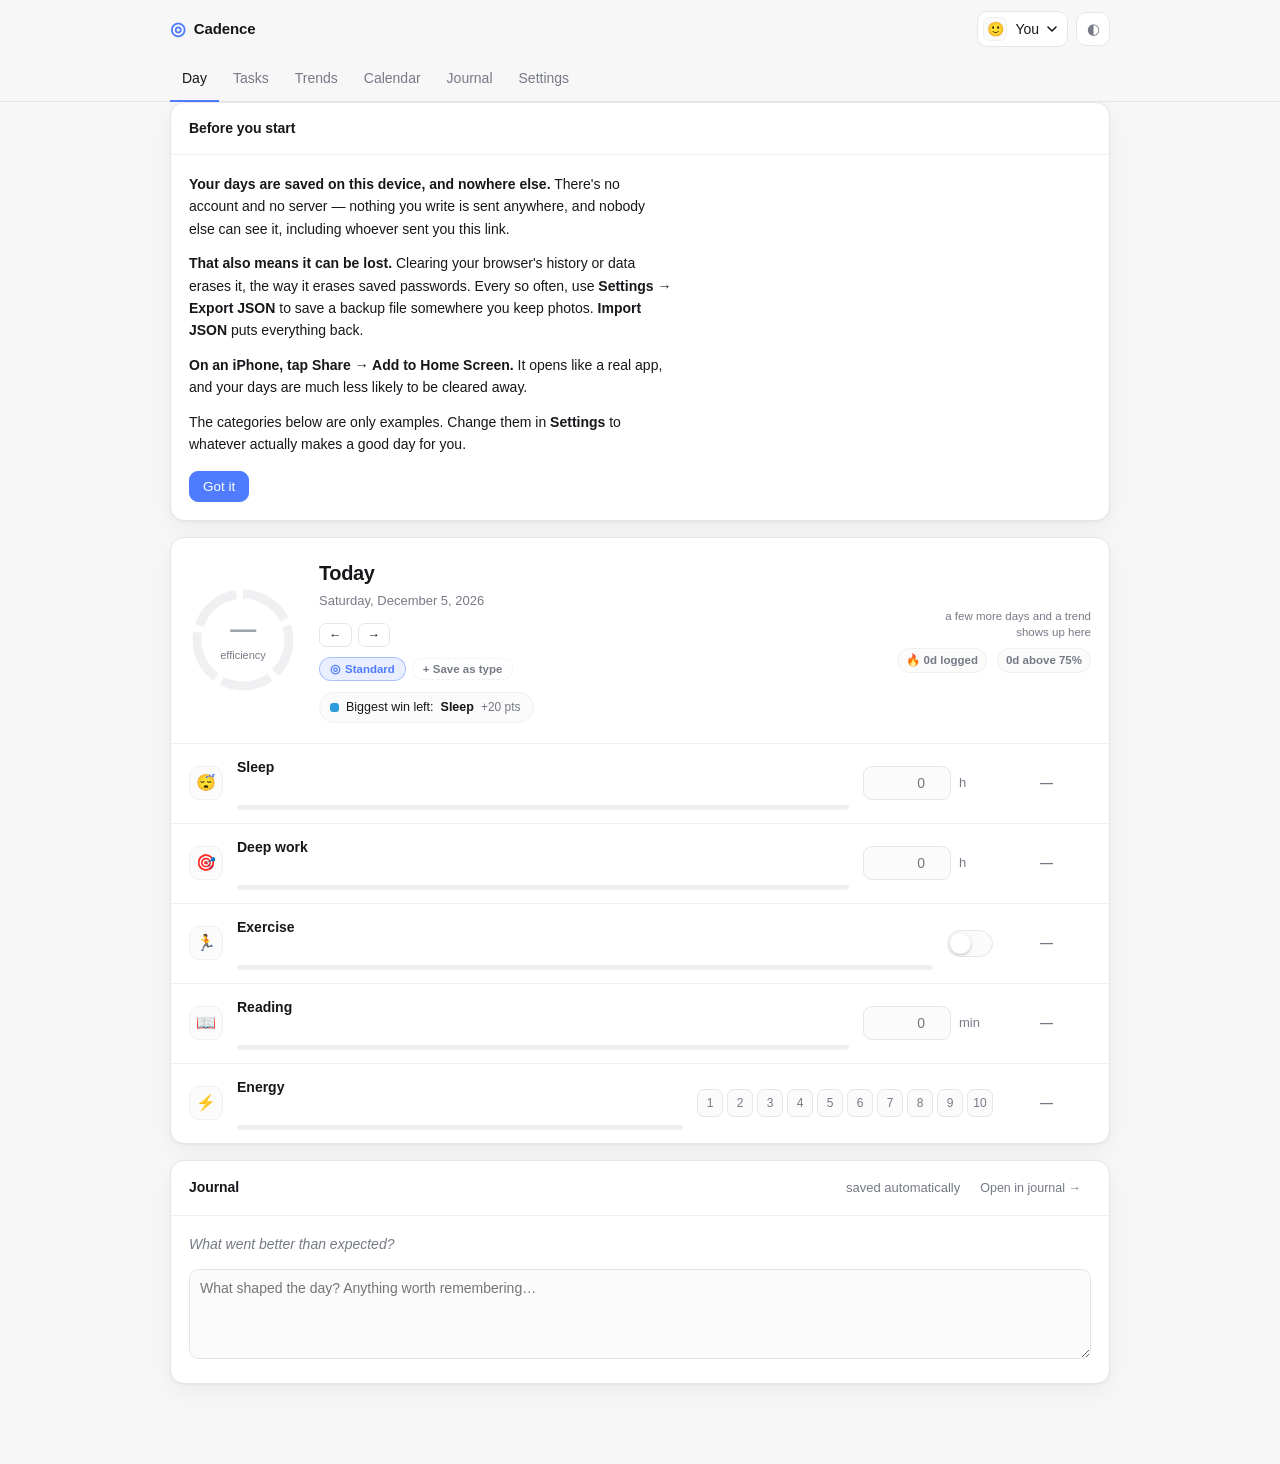
<file: index.html>
<!DOCTYPE html>
<html lang="en">
<head>
<meta charset="utf-8">
<meta name="viewport" content="width=device-width, initial-scale=1, viewport-fit=cover">
<title>Cadence — daily efficiency</title>
<link rel="stylesheet" href="styles.css">
<link rel="icon" href="data:image/svg+xml,<svg xmlns='http://www.w3.org/2000/svg' viewBox='0 0 100 100'><text y='.9em' font-size='90'>◎</text></svg>">

<!-- Add to Home Screen. On an iPhone this is worth more than it looks: the app gets its
     own icon and no browser chrome, and Safari is far less likely to sweep away the
     stored days of someone who hasn't opened it for a week. -->
<link rel="manifest" href="manifest.webmanifest">
<link rel="apple-touch-icon" href="icon-180.png">
<meta name="apple-mobile-web-app-capable" content="yes">
<meta name="mobile-web-app-capable" content="yes">
<meta name="apple-mobile-web-app-title" content="Cadence">
<meta name="apple-mobile-web-app-status-bar-style" content="default">
<meta name="theme-color" content="#f7f7f8" media="(prefers-color-scheme: light)">
<meta name="theme-color" content="#0e0f12" media="(prefers-color-scheme: dark)">
</head>
<body>

<header class="topbar">
  <div class="wrap topbar-inner">
    <div class="brand"><span class="brand-mark">◎</span> Cadence</div>
    <div class="topbar-right">
      <div class="profile-switch">
        <button id="profileBtn" class="profile-btn" aria-haspopup="true" aria-expanded="false">
          <span id="profileAvatar" class="avatar">🙂</span>
          <span id="profileName">—</span>
          <svg width="10" height="10" viewBox="0 0 10 10" aria-hidden="true"><path d="M1 3l4 4 4-4" fill="none" stroke="currentColor" stroke-width="1.6" stroke-linecap="round" stroke-linejoin="round"/></svg>
        </button>
        <div id="profileMenu" class="menu" hidden></div>
      </div>
      <button id="themeBtn" class="icon-btn" title="Toggle theme" aria-label="Toggle theme">◐</button>
    </div>
  </div>
  <nav class="wrap tabs" id="tabs">
    <button class="tab is-active" data-view="today">Day</button>
    <button class="tab" data-view="tasks">Tasks</button>
    <button class="tab" data-view="trends">Trends</button>
    <button class="tab" data-view="calendar">Calendar</button>
    <button class="tab" data-view="journal">Journal</button>
    <button class="tab" data-view="settings">Settings</button>
  </nav>
</header>

<main class="wrap" id="view"></main>

<div id="toast" class="toast" hidden></div>
<input type="file" id="importFile" accept="application/json" hidden>

<script src="app.js"></script>
</body>
</html>
</file>
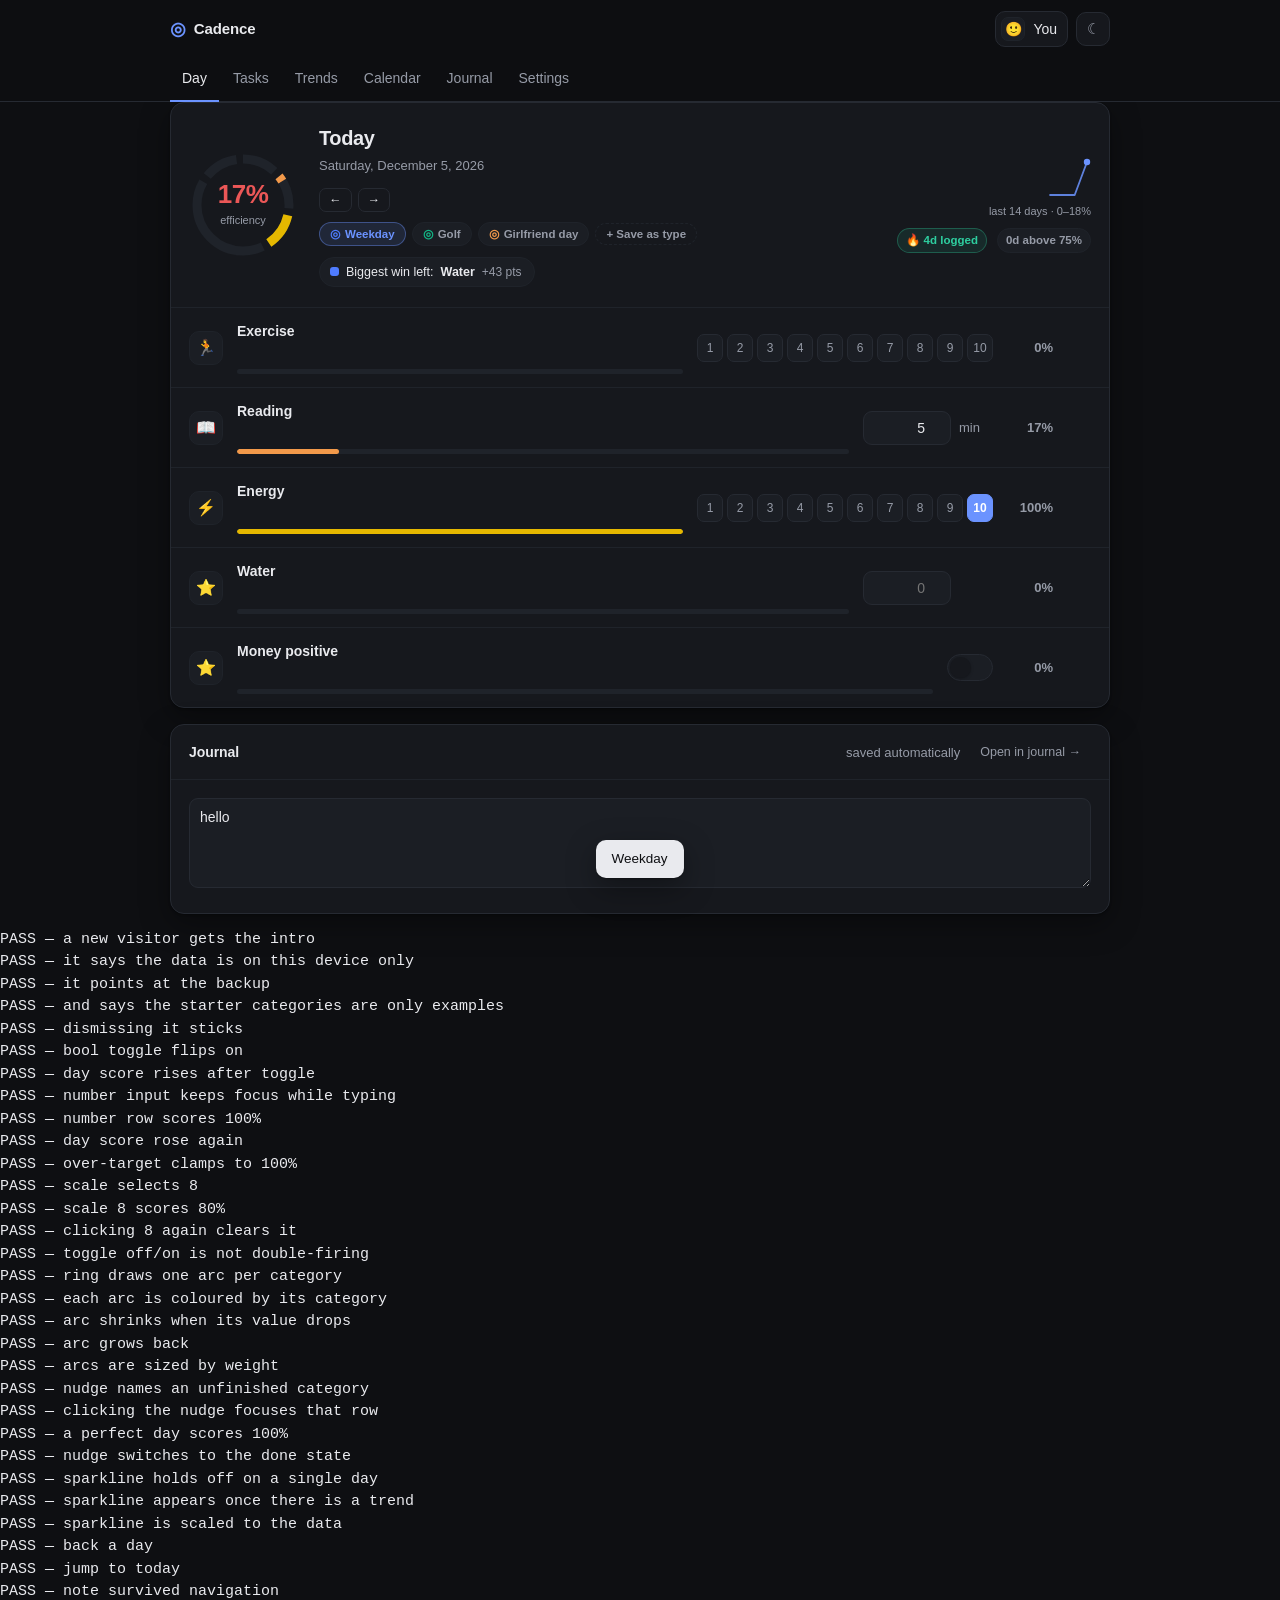
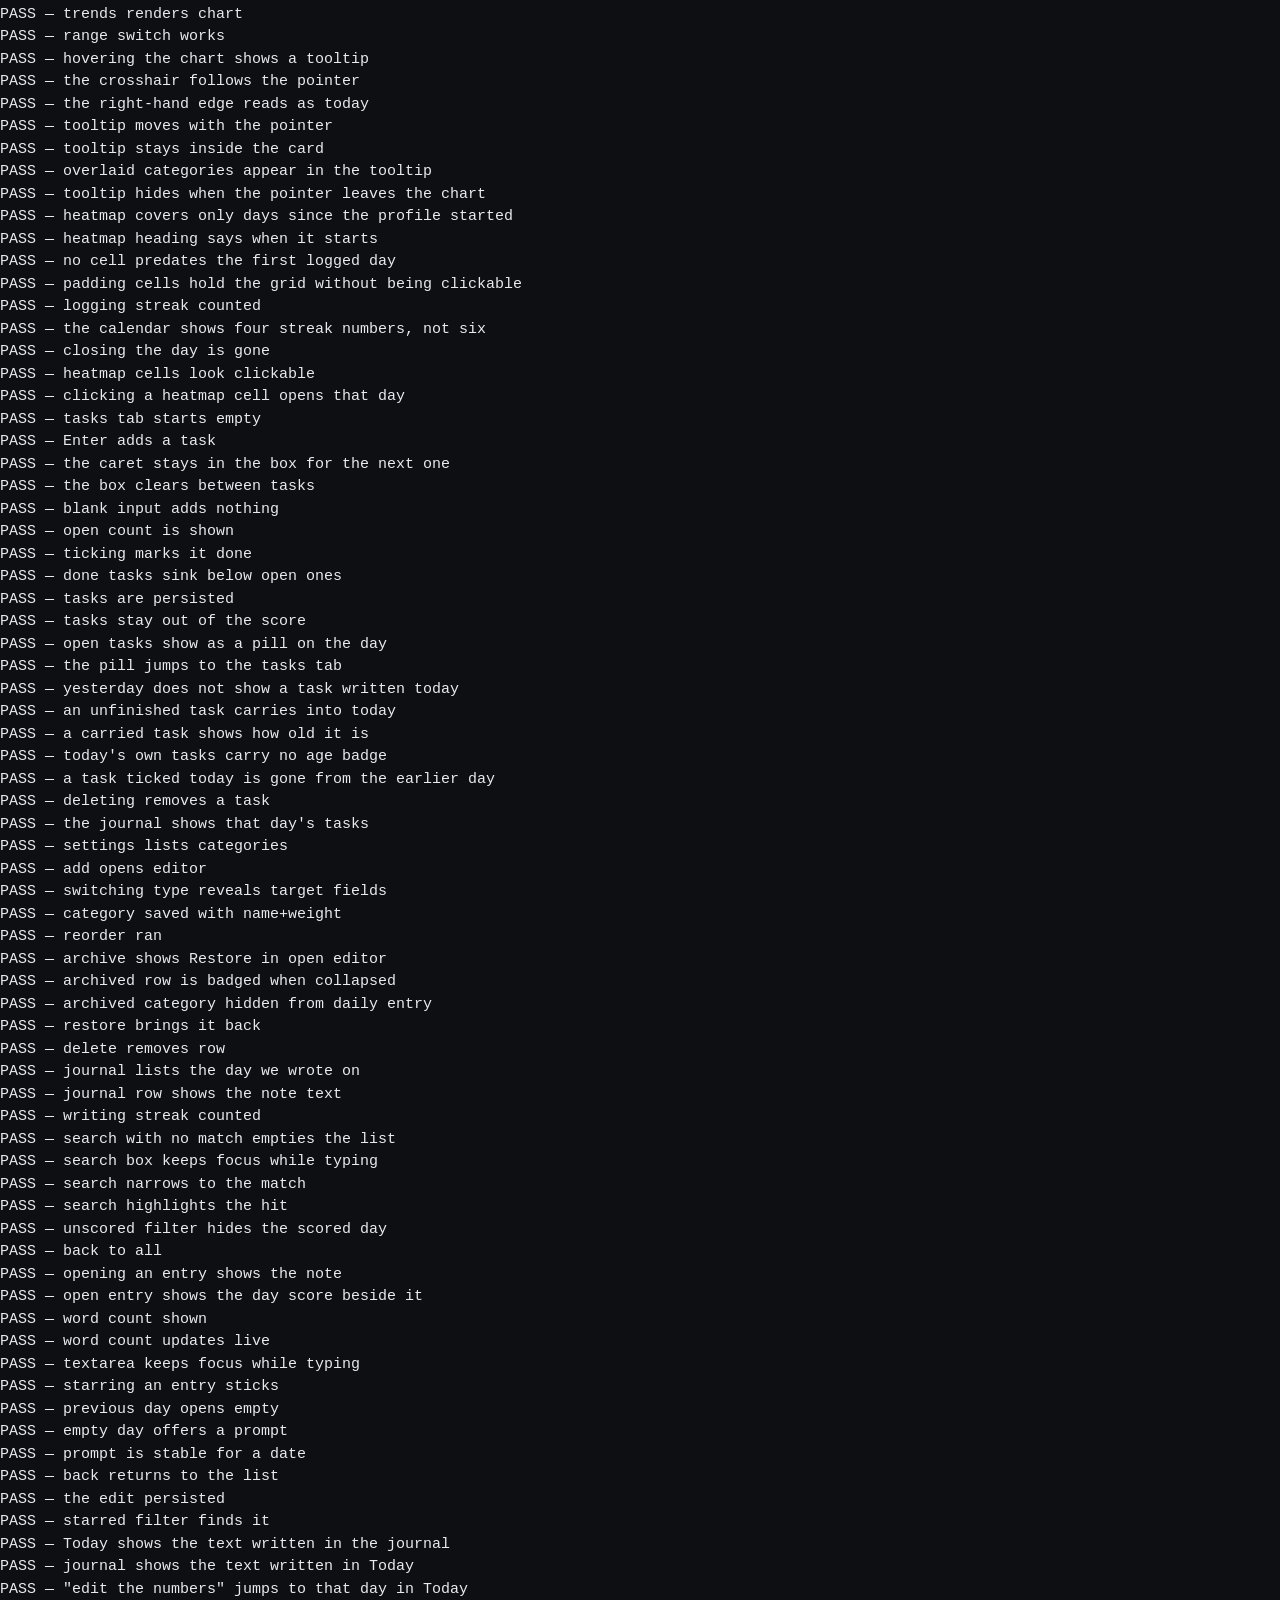
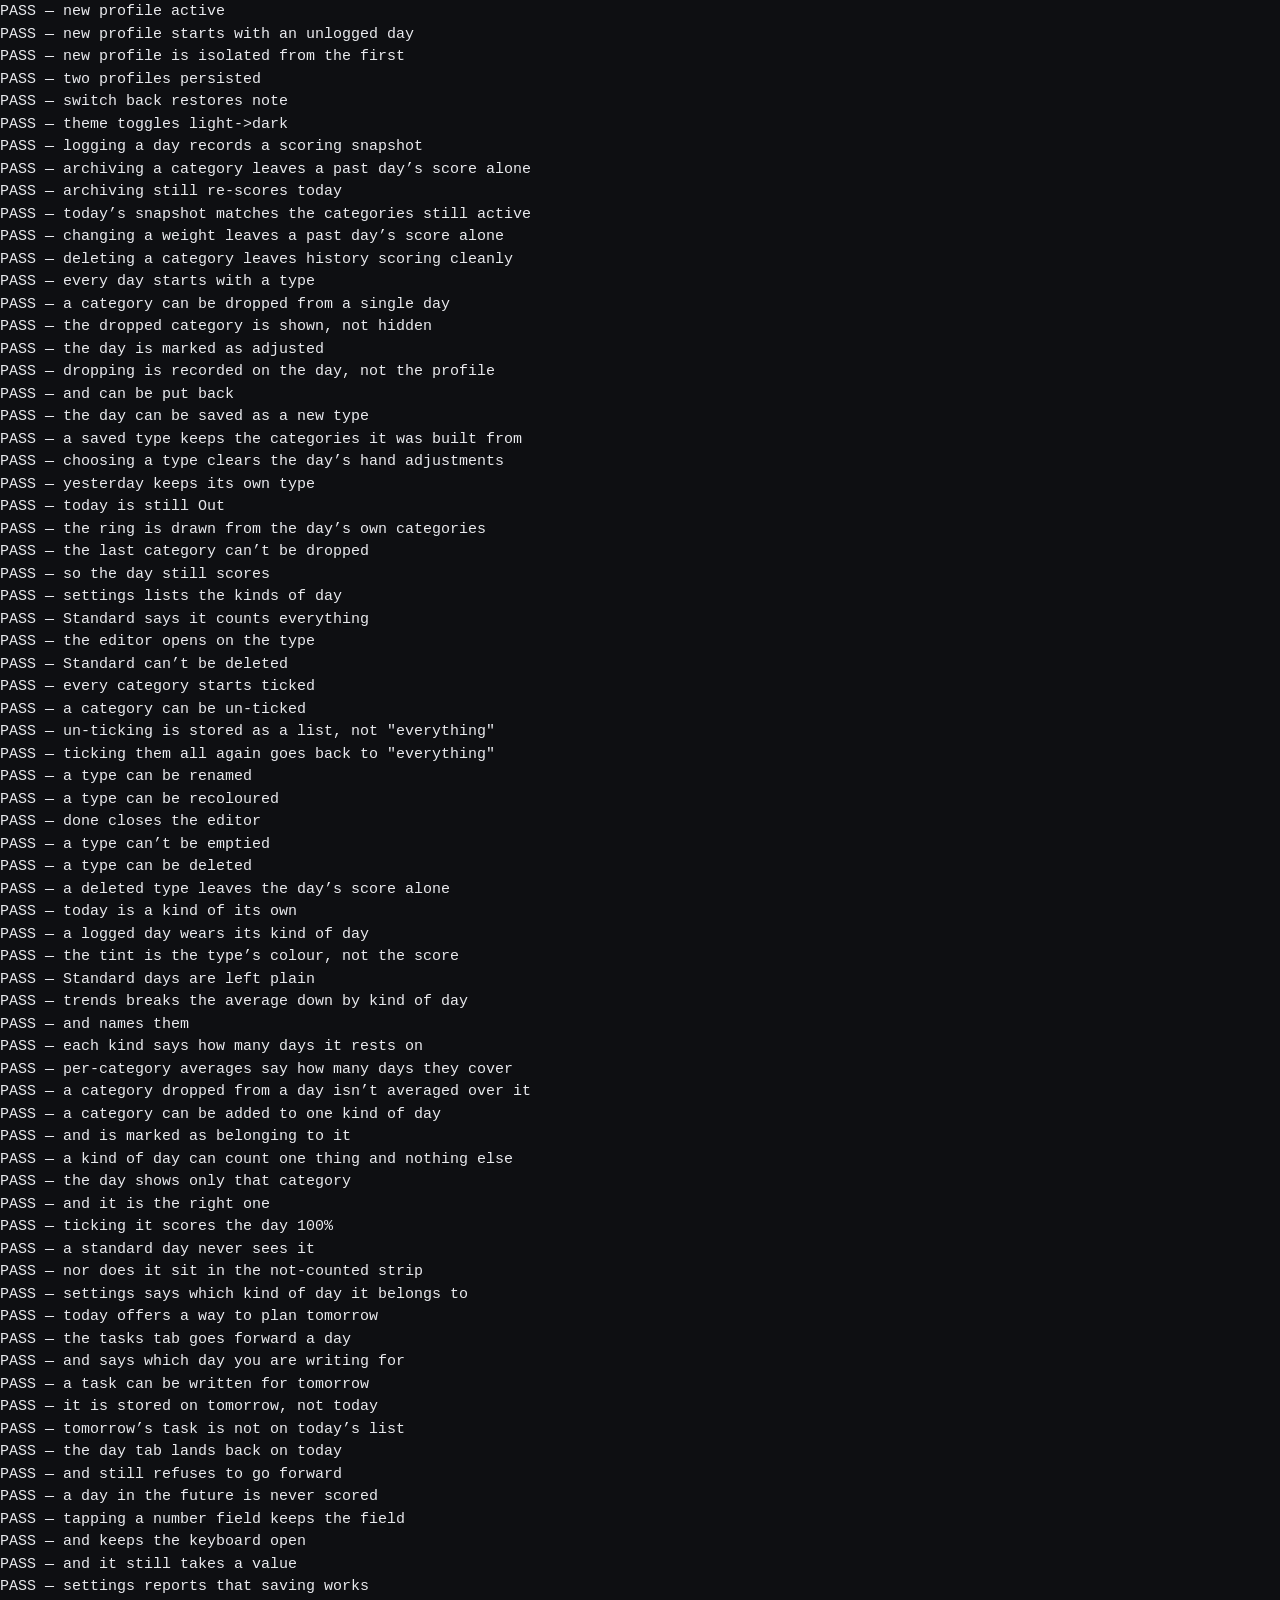
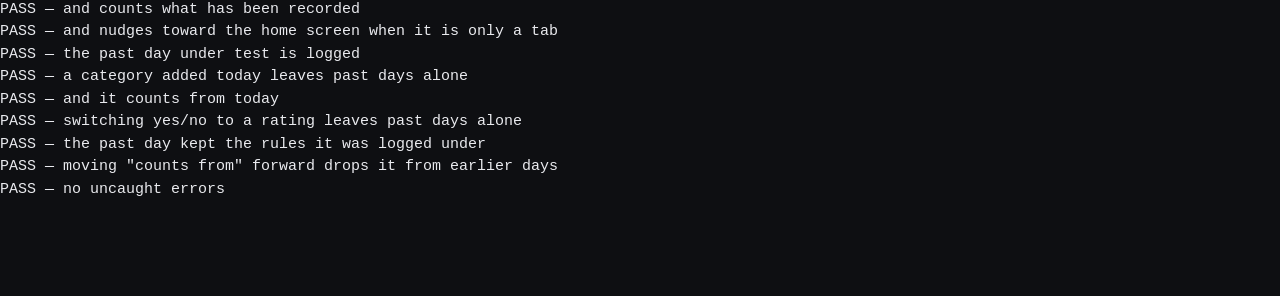
<file: smoke-test.html>
<!DOCTYPE html>
<html lang="en"><head><meta charset="utf-8"><title>smoke</title><link rel="stylesheet" href="styles.css"></head>
<body>
<header class="topbar">
  <div class="wrap topbar-inner">
    <div class="brand"><span class="brand-mark">◎</span> Cadence</div>
    <div class="topbar-right">
      <div class="profile-switch">
        <button id="profileBtn" class="profile-btn"><span id="profileAvatar" class="avatar">🙂</span><span id="profileName">—</span></button>
        <div id="profileMenu" class="menu" hidden></div>
      </div>
      <button id="themeBtn" class="icon-btn">◐</button>
    </div>
  </div>
  <nav class="wrap tabs" id="tabs">
    <button class="tab is-active" data-view="today">Day</button>
    <button class="tab" data-view="tasks">Tasks</button>
    <button class="tab" data-view="trends">Trends</button>
    <button class="tab" data-view="calendar">Calendar</button>
    <button class="tab" data-view="journal">Journal</button>
    <button class="tab" data-view="settings">Settings</button>
  </nav>
</header>
<main class="wrap" id="view"></main>
<div id="toast" class="toast" hidden></div>
<input type="file" id="importFile" hidden>
<script>
// Stash any real data before the app boots, and put it back when the run ends —
// this page writes to the same localStorage key the app uses.
window.__saved = localStorage.getItem('cadence.v1');
localStorage.removeItem('cadence.v1');
window.addEventListener('unload', restore);
function restore(){
  if (window.__saved === null) localStorage.removeItem('cadence.v1');
  else localStorage.setItem('cadence.v1', window.__saved);
}
window.__errs=[];window.onerror=(m,s,l)=>{window.__errs.push(m+' @'+l)};
window.confirm=()=>true; window.prompt=()=>'Tester';
</script>
<script src="app.js"></script>
<script>
// `var` so the failsafe block at the bottom can still read the partial results.
var out=[]; const ok=(n,c,d)=>out.push((c?'PASS':'FAIL')+' — '+n+(d&&!c?'  ['+d+']':''));
const click=el=>el.dispatchEvent(new MouseEvent('click',{bubbles:true}));
const q=s=>document.querySelector(s), qq=s=>[...document.querySelectorAll(s)];
const score=()=>q('#ringVal')?q('#ringVal').textContent:'?';
// Select tabs by name, not index — the nav gains tabs over time.
const tab=v=>click(q('.tab[data-view="'+v+'"]'));
const type=(el,v)=>{el.value=v; el.dispatchEvent(new Event('input',{bubbles:true}));};

// --- first run: someone who didn't build this has to be told where their days live
ok('a new visitor gets the intro', !!q('.intro'));
ok('it says the data is on this device only',
   q('.intro').textContent.includes('this device, and nowhere else'), q('.intro').textContent.slice(0,80));
ok('it points at the backup', q('.intro').textContent.includes('Export JSON'));
ok('and says the starter categories are only examples',
   q('.intro').textContent.includes('only examples'));
click(q('[data-introdone]'));
ok('dismissing it sticks', !q('.intro') &&
   JSON.parse(localStorage.getItem('cadence.v1')).seenIntro===true);

// --- today: bool toggle
const tog=q('.toggle'); click(tog);
ok('bool toggle flips on', q('.toggle').getAttribute('aria-pressed')==='true');
ok('day score rises after toggle', score()!=='—' && score()!=='0%', 'score='+score());
const after1=score();

// --- number input, live update, no re-render (focus kept)
const num=q('input[data-kind="num"]'); num.focus();
num.value='8'; num.dispatchEvent(new Event('input',{bubbles:true}));
ok('number input keeps focus while typing', document.activeElement===num);
ok('number row scores 100%', num.closest('.metric').querySelector('.m-score').textContent==='100%',
   num.closest('.metric').querySelector('.m-score').textContent);
ok('day score rose again', score()!==after1, 'was '+after1+' now '+score());

// --- over-target clamps at 100
num.value='99'; num.dispatchEvent(new Event('input',{bubbles:true}));
ok('over-target clamps to 100%', num.closest('.metric').querySelector('.m-score').textContent==='100%');

// --- scale
const s8=q('.scale button[data-val="8"]'); click(s8);
ok('scale selects 8', q('.scale button[data-val="8"]').classList.contains('on'));
ok('scale 8 scores 80%', q('.scale').closest('.metric').querySelector('.m-score').textContent==='80%',
   q('.scale').closest('.metric').querySelector('.m-score').textContent);
click(q('.scale button[data-val="8"]'));
ok('clicking 8 again clears it', !q('.scale button[data-val="8"]').classList.contains('on'));

// --- no duplicate listeners: toggle twice returns to off
const t2=q('.toggle'); click(t2); click(q('.toggle'));
ok('toggle off/on is not double-firing', q('.toggle').getAttribute('aria-pressed')==='true');

// --- segmented ring: one arc per category, live-updating
// NB: every render() replaces #view, so re-query after any click — a stale reference
// is detached and its events never reach the delegated listener.
const seg=id=>q('.seg-fill[data-seg="'+id+'"]').getAttribute('stroke-dasharray');
ok('ring draws one arc per category', qq('.seg-fill').length===5, 'arcs='+qq('.seg-fill').length);
ok('each arc is coloured by its category', new Set(qq('.seg-fill').map(a=>a.getAttribute('stroke'))).size===5);
const n1=q('input[data-kind="num"]'), sid=n1.dataset.set;
type(n1,'99'); const segFull=seg(sid);
type(n1,'2');  const segSmall=seg(sid);
ok('arc shrinks when its value drops', parseFloat(segSmall)<parseFloat(segFull), segFull+' -> '+segSmall);
type(n1,'99');
ok('arc grows back', seg(sid)===segFull);

// weight decides how much of the circle a category owns
tab('settings');
click(qq('[data-edit]')[1]);
const wIn=q('[data-f="weight"]'); wIn.value='3'; wIn.dispatchEvent(new Event('change',{bubbles:true}));
click(q('[data-done]')); tab('today');
ok('arcs are sized by weight', (()=>{
  const w=qq('.seg-track').map(t=>parseFloat(t.getAttribute('stroke-dasharray')));
  return Math.max(...w) > Math.min(...w)*2;
})(), qq('.seg-track').map(t=>Math.round(parseFloat(t.getAttribute('stroke-dasharray')))).join('/'));

// --- "one thing left" nudge
ok('nudge names an unfinished category', !!q('#nudge') && q('#nudge').textContent.includes('Biggest win left'), q('#nudge')&&q('#nudge').textContent);
click(q('#nudge'));
ok('clicking the nudge focuses that row', !!document.activeElement.closest('.metric'));
// finish everything -> the nudge turns into the done state
qq('input[data-kind="num"]').forEach(i=>type(i,'999'));
if(q('.toggle').getAttribute('aria-pressed')!=='true') click(q('.toggle'));
click(q('.scale button[data-val="10"]'));
ok('a perfect day scores 100%', score()==='100%', score());
ok('nudge switches to the done state', q('#nudge').classList.contains('done'), q('#nudge').textContent);

// --- sparkline needs more than one logged day
ok('sparkline holds off on a single day', !q('.spark') && !!q('.spark-empty'));
click(q('[data-day="-1"]')); click(q('.toggle'));   // log yesterday too
click(q('[data-day="today"]'));
ok('sparkline appears once there is a trend', !!q('.spark'), q('#view').innerHTML.includes('spark-empty')?'still empty':'?');
ok('sparkline is scaled to the data', /last 14 days · \d+–\d+%/.test(q('.spark-cap').textContent), q('.spark-cap')&&q('.spark-cap').textContent);

// --- notes persist through a view round-trip
q('#note').value='hello'; q('#note').dispatchEvent(new Event('input',{bubbles:true}));

// --- date nav
const before=q('.day-meta h1').textContent;
click(q('[data-day="-1"]'));
ok('back a day', q('.day-meta h1').textContent==='Yesterday', q('.day-meta h1').textContent);
click(q('[data-day="today"]'));
ok('jump to today', q('.day-meta h1').textContent==='Today');
ok('note survived navigation', q('#note').value==='hello', JSON.stringify(q('#note').value));

// --- views render
tab('trends');
ok('trends renders chart', !!q('svg.chart') && q('#view').textContent.includes('average efficiency'));
click(q('[data-range="7"]'));
ok('range switch works', q('#view').textContent.includes('last 7 days'));

// --- chart crosshair
const hover=f=>{const s=q('svg.chart'), b=s.getBoundingClientRect();
  s.dispatchEvent(new PointerEvent('pointermove',{bubbles:true,clientX:b.left+b.width*f,clientY:b.top+b.height/2}));};
hover(0.99);
ok('hovering the chart shows a tooltip', !q('#chartTip').hidden && q('#chartTip').textContent.includes('Overall'),
   q('#chartTip').hidden?'hidden':q('#chartTip').textContent);
ok('the crosshair follows the pointer', !q('#crosshair').hidden);
ok('the right-hand edge reads as today', q('#chartTip').textContent.includes('Today'), q('#chartTip').textContent);
const tipX=q('#chartTip').style.left;
hover(0.05);
ok('tooltip moves with the pointer', q('#chartTip').style.left!==tipX, tipX+' -> '+q('#chartTip').style.left);
ok('tooltip stays inside the card', parseFloat(q('#chartTip').style.left)>=q('#chartTip').offsetWidth/2-0.5,
   'left='+q('#chartTip').style.left+' width='+q('#chartTip').offsetWidth);
// overlay a category and it joins the readout
click(q('[data-toggle-series]'));
hover(0.99);
ok('overlaid categories appear in the tooltip', q('#chartTip').querySelectorAll('.tip-row').length===2,
   'rows='+q('#chartTip').querySelectorAll('.tip-row').length);
q('.stats').dispatchEvent(new PointerEvent('pointermove',{bubbles:true,clientX:5,clientY:5}));
ok('tooltip hides when the pointer leaves the chart', q('#chartTip').hidden && q('#crosshair').hidden);
click(q('[data-toggle-series]'));
tab('calendar');
// the heatmap starts when the profile did — no offering to log days that predate the app
ok('heatmap covers only days since the profile started', qq('.heat i[data-jump]').length===2,
   'loggable cells='+qq('.heat i[data-jump]').length);
ok('heatmap heading says when it starts', q('#view').textContent.includes('Since'),
   q('.card-head h2')&&q('.card-head h2').textContent);
ok('no cell predates the first logged day', (()=>{
  const first=qq('.heat i[data-jump]').map(c=>c.dataset.jump).sort()[0];
  const y=new Date(); y.setDate(y.getDate()-1);
  const yk=y.getFullYear()+'-'+String(y.getMonth()+1).padStart(2,'0')+'-'+String(y.getDate()).padStart(2,'0');
  return first===yk;
})(), qq('.heat i[data-jump]').map(c=>c.dataset.jump).join(','));
ok('padding cells hold the grid without being clickable', qq('.heat i.pre').every(c=>!c.dataset.jump));
ok('logging streak counted', q('#view').textContent.includes('1d'));
ok('the calendar shows four streak numbers, not six', qq('.stat').length===4, qq('.stat').length);
ok('closing the day is gone', !q('#view').textContent.includes('closed streak'));
ok('heatmap cells look clickable', getComputedStyle(q('.heat i[data-jump]')).cursor==='pointer', getComputedStyle(q('.heat i[data-jump]')).cursor);
click(qq('.heat i').find(c=>c.classList.contains('today')));
ok('clicking a heatmap cell opens that day', !!q('.day-head'));
tab('calendar');

// --- tasks: written on a day, carried until ticked, never scored
tab('tasks');
ok('tasks tab starts empty', !q('.task') && q('#view').textContent.includes('Nothing here yet'));
const addTask=t=>{const i=q('#taskInput'); i.value=t;
  i.dispatchEvent(new KeyboardEvent('keydown',{key:'Enter',bubbles:true}));};
addTask('Call the dentist');
addTask('Post the form');
ok('Enter adds a task', qq('.task').length===2, 'tasks='+qq('.task').length);
ok('the caret stays in the box for the next one', document.activeElement===q('#taskInput'));
ok('the box clears between tasks', q('#taskInput').value==='');
ok('blank input adds nothing', (()=>{addTask('   ');return qq('.task').length===2})());
ok('open count is shown', q('#view').textContent.includes('2 to do'));

// ticking one
click(qq('.check')[0]);
ok('ticking marks it done', qq('.task.is-done').length===1);
ok('done tasks sink below open ones', qq('.task')[1].classList.contains('is-done'), qq('.task').map(t=>t.className).join(' | '));
ok('tasks are persisted', localStorage.getItem('cadence.v1').includes('Call the dentist'));

// scoring is untouched
tab('today');
const scoreWithTasks=score();
ok('tasks stay out of the score', scoreWithTasks==='100%', scoreWithTasks);
ok('open tasks show as a pill on the day', !!q('[data-gotasks]') && q('[data-gotasks]').textContent.includes('1'),
   q('[data-gotasks]')&&q('[data-gotasks]').textContent);
click(q('[data-gotasks]'));
ok('the pill jumps to the tasks tab', !!q('#taskInput'));

// carry-over: an unfinished task follows you forward, wearing its age
click(q('[data-day="-1"]'));
ok('yesterday does not show a task written today', qq('.task').length===0, 'tasks='+qq('.task').length);
addTask('Left over from yesterday');
click(q('[data-day="today"]'));
ok('an unfinished task carries into today', q('#view').textContent.includes('Left over from yesterday'));
ok('a carried task shows how old it is', !!q('.task-age') && q('.task-age').textContent==='1d',
   q('.task-age')&&q('.task-age').textContent);
ok('today\'s own tasks carry no age badge', qq('.task').length===3 && qq('.task-age').length===1,
   'tasks='+qq('.task').length+' ages='+qq('.task-age').length);
// ticking a carried task takes it off tomorrow's list, not yesterday's record
click(qq('.check').find(c=>!c.classList.contains('on')));
click(q('[data-day="-1"]'));
ok('a task ticked today is gone from the earlier day', !q('#view').textContent.includes('Left over from yesterday'),
   'still listed on the day it was written');
click(q('[data-day="today"]'));

// deleting
const beforeDel=qq('.task').length;
click(q('[data-taskdel]'));
ok('deleting removes a task', qq('.task').length===beforeDel-1, beforeDel+' -> '+qq('.task').length);

// tasks appear alongside the journal entry for that day
tab('journal'); click(q('.jrow'));
ok('the journal shows that day\'s tasks', !!q('.jb-tasks'), 'no task list in the aside');

// --- a note or a task alone does not count as a logged day
tab('settings');
ok('settings lists categories', qq('.mrow').length===5, 'rows='+qq('.mrow').length);

// --- add / edit / weight / delete a category
click(q('[data-add]'));
ok('add opens editor', !!q('.mrow.editing'));
const nameIn=q('[data-f="name"]'); nameIn.value='Water'; nameIn.dispatchEvent(new Event('change',{bubbles:true}));
const typeSel=q('[data-f="type"]'); typeSel.value='target'; typeSel.dispatchEvent(new Event('change',{bubbles:true}));
ok('switching type reveals target fields', !!q('[data-f="target"]') && !!q('[data-f="unit"]'));
const w=q('[data-f="weight"]'); w.value='3'; w.dispatchEvent(new Event('change',{bubbles:true}));
click(q('[data-color]'));
click(q('[data-done]'));
ok('category saved with name+weight', q('#view').textContent.includes('Water') && q('#view').textContent.includes('weight ×3'));
// reorder
click(qq('[data-move]').filter(b=>b.dataset.dir==='-1' && !b.disabled)[0]);
ok('reorder ran', qq('.mrow').length===6);
// archive
click(q('[data-edit]')); click(q('[data-archive]'));
ok('archive shows Restore in open editor', q('#view').textContent.includes('Restore'));
click(q('[data-done]'));
ok('archived row is badged when collapsed', q('#view').textContent.includes('archived'));
tab('today');
ok('archived category hidden from daily entry', qq('.metric').length===5, 'rows='+qq('.metric').length);
tab('settings');
click(q('[data-edit]')); click(q('[data-archive]')); click(q('[data-done]'));   // restore
ok('restore brings it back', !q('#view').textContent.includes('archived'));
click(q('[data-edit]')); const delId=q('[data-del]').dataset.del; click(q('[data-del]'));
ok('delete removes row', qq('.mrow').length===5, 'rows='+qq('.mrow').length);

// --- journal: the list is a lens on the same note the Today view writes
tab('journal');
ok('journal lists the day we wrote on', qq('.jrow').length===1, 'rows='+qq('.jrow').length);
ok('journal row shows the note text', q('.jrow-text').textContent.includes('hello'));
ok('writing streak counted', q('#view').textContent.includes('writing streak'));

// search
type(q('#jSearch'),'zzzz');
ok('search with no match empties the list', qq('.jrow').length===0 && q('.jlist').textContent.includes('Nothing matches'));
ok('search box keeps focus while typing', (()=>{const s=q('#jSearch');s.focus();type(s,'hell');return document.activeElement===s})());
ok('search narrows to the match', qq('.jrow').length===1);
ok('search highlights the hit', !!q('.jrow-text mark'));
type(q('#jSearch'),'');

// band filter
click(q('[data-jband="unscored"]'));
ok('unscored filter hides the scored day', qq('.jrow').length===0, 'rows='+qq('.jrow').length);
click(q('[data-jband="all"]'));
ok('back to all', qq('.jrow').length===1);

// open an entry, write, come back
click(q('.jrow'));
ok('opening an entry shows the note', q('#jNote') && q('#jNote').value==='hello', q('#jNote')&&q('#jNote').value);
ok('open entry shows the day score beside it', !!q('.jaside #ringVal'));
ok('word count shown', q('#jCount').textContent==='1 word', q('#jCount').textContent);
type(q('#jNote'),'hello there world');
ok('word count updates live', q('#jCount').textContent==='3 words', q('#jCount').textContent);
ok('textarea keeps focus while typing', (()=>{const n=q('#jNote');n.focus();type(n,'hello there world');return document.activeElement===n})());
click(q('[data-jstar]'));
ok('starring an entry sticks', !!q('[data-jstar].on'));
click(q('[data-jday="-1"]'));
ok('previous day opens empty', q('#jNote').value==='');
ok('empty day offers a prompt', !!q('.jprompt'));
ok('prompt is stable for a date', (()=>{const a=q('.jprompt').textContent;click(q('[data-jday="1"]'));click(q('[data-jday="-1"]'));return q('.jprompt').textContent===a})());
click(q('[data-jback]'));
ok('back returns to the list', !!q('.jlist'));
ok('the edit persisted', q('.jrow-text').textContent.includes('hello there world'));
ok('starred filter finds it', (()=>{click(q('[data-jstarred]'));return qq('.jrow').length===1})());
click(q('[data-jstarred]'));

// the journal and Today write the same text
tab('today');
ok('Today shows the text written in the journal', q('#note').value==='hello there world', q('#note').value);
type(q('#note'),'hello');
tab('journal');
ok('journal shows the text written in Today', q('.jrow-text').textContent.includes('hello'));
click(q('.jrow')); click(q('[data-jtoday]'));
ok('"edit the numbers" jumps to that day in Today', !!q('.day-head') && q('.day-meta h1').textContent==='Today');

// --- profile switch + isolation
click(q('#profileBtn')); click(q('[data-newprofile]'));
ok('new profile active', q('#profileName').textContent==='Tester');
tab('today');
ok('new profile starts with an unlogged day', score()==='—' && !q('#note').value, 'score='+score());
ok('new profile is isolated from the first', qq('.metric').length===5);
const raw=JSON.parse(localStorage.getItem('cadence.v1'));
ok('two profiles persisted', Object.keys(raw.profiles).length===2, Object.keys(raw.profiles).length);
click(q('#profileBtn')); click(qq('[data-switch]')[0]);
ok('switch back restores note', (()=>{tab('today');return q('#note').value==='hello'})(), q('#note').value);

// --- theme cycle
click(q('#themeBtn')); const l=document.documentElement.classList.contains('dark');
click(q('#themeBtn')); const d=document.documentElement.classList.contains('dark');
ok('theme toggles light->dark', l===false && d===true, 'light='+l+' dark='+d);

// --- scoring snapshots: history is frozen, the day in progress is not
const dk=n=>{const x=new Date();x.setDate(x.getDate()+n);
  return x.getFullYear()+'-'+String(x.getMonth()+1).padStart(2,'0')+'-'+String(x.getDate()).padStart(2,'0')};
const stored=k=>{const r=JSON.parse(localStorage.getItem('cadence.v1'));
  return r.profiles[r.activeProfileId].entries[k]};
const pct=s=>parseInt(s,10);

tab('today');
if (q('[data-day="today"]')) click(q('[data-day="today"]'));
// three days back: untouched by the tests above, so its snapshot is written here
click(q('[data-day="-1"]')); click(q('[data-day="-1"]')); click(q('[data-day="-1"]'));
click(q('.toggle'));
const yKey=dk(-3), yScore=score();
// Archive anything except the yes/no category — the toggle is how these tests log a day.
const boolId=q('.toggle').dataset.set;
const otherEdit=()=>qq('[data-edit]').filter(b=>b.dataset.edit!==boolId)[0];
ok('logging a day records a scoring snapshot',
   !!stored(yKey) && Object.keys(stored(yKey).scoring||{}).length===qq('.metric').length,
   JSON.stringify(stored(yKey)&&stored(yKey).scoring));

// archive a category the day was scored against — the past must not move
tab('settings'); click(otherEdit()); click(q('[data-archive]'));
tab('today');
ok('archiving a category leaves a past day’s score alone', score()===yScore,
   'was '+yScore+', now '+score());

// the day in progress still follows the current setup
click(q('[data-day="today"]')); click(q('.toggle'));
const t1=pct(score());
tab('settings'); click(otherEdit()); click(q('[data-archive]'));
tab('today');
ok('archiving still re-scores today', pct(score())>t1, 'was '+t1+'%, now '+score());
ok('today’s snapshot matches the categories still active',
   Object.keys(stored(dk(0)).scoring).length===qq('.metric').length,
   Object.keys(stored(dk(0)).scoring).length+' snapshot vs '+qq('.metric').length+' rows');

// a weight change is likewise frozen out of history
click(q('[data-day="-1"]'));
const wBefore=score();
tab('settings'); click(otherEdit());
const wt=q('[data-f="weight"]'); wt.value='5'; wt.dispatchEvent(new Event('change',{bubbles:true}));
tab('today');
ok('changing a weight leaves a past day’s score alone', score()===wBefore,
   'was '+wBefore+', now '+score());

// deleting takes the values with it, so the day rescores — but must not break
tab('settings'); click(otherEdit()); click(q('[data-del]'));
tab('today');
ok('deleting a category leaves history scoring cleanly', score()!=='?' && !isNaN(pct(score())), score());

// --- day types: what a day was for, not one definition for all 365
tab('today');
if (q('[data-day="today"]')) click(q('[data-day="today"]'));
ok('every day starts with a type', !!q('.tchip.on'), q('.types')&&q('.types').textContent);
const rowsAll=qq('.metric').length;
const dropId=qq('.m-off')[0].dataset.dropm;
click(qq('.m-off')[0]);
ok('a category can be dropped from a single day', qq('.metric').length===rowsAll-1,
   rowsAll+' -> '+qq('.metric').length);
ok('the dropped category is shown, not hidden', !!q('[data-addm="'+dropId+'"]'));
ok('the day is marked as adjusted', q('.types').textContent.includes('adjusted'));
ok('dropping is recorded on the day, not the profile',
   (stored(dk(0)).off||[]).length===1 && !(stored(dk(-3)).off||[]).length);
const dropped=score();
click(q('[data-addm="'+dropId+'"]'));
ok('and can be put back', qq('.metric').length===rowsAll && score()!==dropped,
   score()+' vs '+dropped);

// saving the day as a type, which is the only way to make one until Settings catches up
window.prompt=()=>'Out';
click(qq('.m-off')[0]); click(q('[data-savetype]'));
ok('the day can be saved as a new type', qq('.tchip').length>2 &&
   q('.tchip.on').textContent.includes('Out'), q('.types').textContent);
const outRows=qq('.metric').length;
ok('a saved type keeps the categories it was built from', outRows===rowsAll-1,
   outRows+' vs '+rowsAll);
ok('choosing a type clears the day’s hand adjustments', !(stored(dk(0)).off||[]).length);

// the type belongs to the day, not to the app
click(q('[data-day="-1"]'));
ok('yesterday keeps its own type', !q('.tchip.on').textContent.includes('Out'),
   q('.tchip.on').textContent);
click(q('[data-day="today"]'));
ok('today is still Out', q('.tchip.on').textContent.includes('Out'));
ok('the ring is drawn from the day’s own categories', qq('.seg-fill').length===outRows,
   qq('.seg-fill').length+' arcs vs '+outRows+' rows');

// a day always scores something — the last category can't be dropped
window.prompt=()=>'Bare';
while (qq('.m-off').length>1) click(qq('.m-off')[0]);
click(qq('.m-off')[0]);
ok('the last category can’t be dropped', qq('.metric').length===1, qq('.metric').length);
ok('so the day still scores', score()!=='—', score());

// --- the types editor in Settings
tab('settings');
ok('settings lists the kinds of day', qq('.trow').length>=2, qq('.trow').length);
ok('Standard says it counts everything', q('.trow .m-sub').textContent.includes('every category'),
   q('.trow .m-sub').textContent);

click(qq('[data-tedit]')[0]);                       // Standard
ok('the editor opens on the type', !!q('[data-tf="name"]') && !!q('.ticks'));
ok('Standard can’t be deleted', !q('[data-tdel]'));
ok('every category starts ticked', qq('.ticks .tchip.on').length===qq('.ticks .tchip').length,
   qq('.ticks .tchip.on').length+'/'+qq('.ticks .tchip').length);

const allTicks=qq('.ticks .tchip').length;
click(qq('.ticks .tchip')[0]);
ok('a category can be un-ticked', qq('.ticks .tchip.on').length===allTicks-1,
   qq('.ticks .tchip.on').length+'/'+allTicks);
ok('un-ticking is stored as a list, not "everything"',
   Array.isArray(JSON.parse(localStorage.getItem('cadence.v1'))
     .profiles[JSON.parse(localStorage.getItem('cadence.v1')).activeProfileId].dayTypes[0].active));
click(qq('.ticks .tchip')[0]);
ok('ticking them all again goes back to "everything"',
   JSON.parse(localStorage.getItem('cadence.v1'))
     .profiles[JSON.parse(localStorage.getItem('cadence.v1')).activeProfileId].dayTypes[0].active===null);

// renaming, and the rename reaching the Day tab
const tName=q('[data-tf="name"]'); tName.value='Weekday';
tName.dispatchEvent(new Event('change',{bubbles:true}));
ok('a type can be renamed', (()=>{const r=JSON.parse(localStorage.getItem('cadence.v1'));
   return r.profiles[r.activeProfileId].dayTypes[0].name==='Weekday'})(), q('[data-tf="name"]').value);
click(q('[data-tcolor]'));
ok('a type can be recoloured', !!q('[data-tcolor].on'));
click(q('[data-tdone]'));
ok('done closes the editor', !q('[data-tf="name"]') && qq('.trow').length>=2);

// the last category can't be un-ticked either
click(qq('[data-tedit]')[1]);                       // the "Bare" type, down to one category
while (qq('.ticks .tchip.on').length>1) click(q('.ticks .tchip.on'));
click(q('.ticks .tchip.on'));
ok('a type can’t be emptied', qq('.ticks .tchip.on').length===1, qq('.ticks .tchip.on').length);
click(q('[data-tdone]'));

// deleting a type leaves the days it scored alone
tab('today');
const keptScore=score();
tab('settings');
const before2=qq('.trow').length;
click(qq('[data-tedit]')[1]); click(q('[data-tdel]'));
ok('a type can be deleted', qq('.trow').length===before2-1, before2+' -> '+qq('.trow').length);
tab('today');
ok('a deleted type leaves the day’s score alone', score()===keptScore, keptScore+' -> '+score());

// --- step 4: the kinds of day show up in the history
// give today a type of its own so there are two kinds in the window
tab('today');
if (q('[data-day="today"]')) click(q('[data-day="today"]'));
window.prompt=()=>'Golf';
click(qq('.m-off')[0]); click(q('[data-savetype]'));
ok('today is a kind of its own', q('.tchip.on').textContent.includes('Golf'));

tab('calendar');
ok('a logged day wears its kind of day', qq('.heat i[data-tint]').length>=1,
   'tinted='+qq('.heat i[data-tint]').length);
ok('the tint is the type’s colour, not the score', /--tint:\s*#/.test(q('.heat i[data-tint]').getAttribute('style')),
   q('.heat i[data-tint]').getAttribute('style'));
ok('Standard days are left plain', qq('.heat i[data-jump]').length>qq('.heat i[data-tint]').length,
   qq('.heat i[data-jump]').length+' cells, '+qq('.heat i[data-tint]').length+' tinted');

tab('trends');
ok('trends breaks the average down by kind of day', q('#view').textContent.includes('By kind of day'));
ok('and names them', q('#view').textContent.includes('Golf'), q('#view').textContent.slice(0,120));
ok('each kind says how many days it rests on', /\d+ days?/.test(q('#view').textContent));

// a category isn't averaged over days it wasn't counted on
const catCard=qq('.card').find(c=>c.querySelector('h2') && c.querySelector('h2').textContent==='By category');
const covers=[...catCard.querySelectorAll('.card-body .sub')].map(s=>parseInt(s.textContent,10));
ok('per-category averages say how many days they cover', covers.length>1 && covers.every(n=>!isNaN(n)),
   covers.join('/'));
ok('a category dropped from a day isn’t averaged over it',
   Math.min(...covers) < Math.max(...covers), covers.join('/'));

// --- a kind of day with its own category: none of the usual things apply
tab('settings');
window.prompt=()=>'Girlfriend day';
tab('today');
if (q('[data-day="today"]')) click(q('[data-day="today"]'));
click(q('[data-savetype]'));                       // start from whatever today is
tab('settings');
const gfRow=qq('.trow').length-1;
click(qq('[data-tedit]')[gfRow]);
window.prompt=()=>'Have a good day';
click(q('[data-taddcat]'));
ok('a category can be added to one kind of day',
   q('#view').textContent.includes('Have a good day'));
ok('and is marked as belonging to it', q('.ticks').textContent.includes('only here'));

// leave only that one ticked
while (qq('.ticks .tchip.on').length>1) {
  const off=qq('.ticks .tchip.on').find(c=>!c.textContent.includes('Have a good day'));
  if (!off) break;
  click(off);
}
ok('a kind of day can count one thing and nothing else', qq('.ticks .tchip.on').length===1,
   qq('.ticks .tchip.on').map(c=>c.textContent.trim()).join('|'));
click(q('[data-tdone]'));

tab('today');
ok('the day shows only that category', qq('.metric').length===1, qq('.metric').length);
ok('and it is the right one', q('.metric .m-name').textContent.includes('Have a good day'),
   q('.metric .m-name').textContent);
click(q('.toggle'));
ok('ticking it scores the day 100%', score()==='100%', score());

// and it exists nowhere else
click(q('[data-settype="standard"]'));
ok('a standard day never sees it', !q('#view').textContent.includes('Have a good day'),
   qq('.metric').length+' rows');
ok('nor does it sit in the not-counted strip',
   !q('.offstrip') || !q('.offstrip').textContent.includes('Have a good day'));

tab('settings');
ok('settings says which kind of day it belongs to',
   q('#view').textContent.includes('only on Girlfriend day'));

// --- planning tomorrow tonight
tab('tasks');
if (q('[data-day="today"]')) click(q('[data-day="today"]'));
ok('today offers a way to plan tomorrow', !!q('[data-day="+1"]:not([disabled])'));
click(q('.day-nav [data-day="+1"]'));
ok('the tasks tab goes forward a day', q('.day-meta h1').textContent==='Tomorrow',
   q('.day-meta h1').textContent);
ok('and says which day you are writing for',
   q('#taskInput').placeholder.includes('tomorrow'), q('#taskInput').placeholder);
type(q('#taskInput'),'call the plumber'); click(q('[data-taskadd]'));
ok('a task can be written for tomorrow', q('#view').textContent.includes('call the plumber'));
ok('it is stored on tomorrow, not today', (()=>{
  const r=JSON.parse(localStorage.getItem('cadence.v1')), p=r.profiles[r.activeProfileId];
  const t=dk(1), td=dk(0);
  return (p.entries[t].tasks||[]).some(x=>x.text==='call the plumber')
      && !((p.entries[td]||{}).tasks||[]).some(x=>x.text==='call the plumber');
})());
click(q('[data-day="today"]'));
ok('tomorrow’s task is not on today’s list', !q('#view').textContent.includes('call the plumber'));

// planning ahead never lets you score a day that hasn't happened
click(q('.day-nav [data-day="+1"]'));
tab('today');
ok('the day tab lands back on today', q('.day-meta h1').textContent==='Today',
   q('.day-meta h1').textContent);
ok('and still refuses to go forward', !!q('[data-day="+1"][disabled]'));
ok('a day in the future is never scored', (()=>{
  const r=JSON.parse(localStorage.getItem('cadence.v1')), p=r.profiles[r.activeProfileId];
  const e=p.entries[dk(1)];
  return !!e && !Object.keys(e.values||{}).length;
})());

// --- tapping a number field must not rebuild the view under the caret
tab('today');
if (q('[data-day="today"]')) click(q('[data-day="today"]'));
const nf=q('input[data-kind="num"]');
if (nf) {
  nf.focus(); click(nf);
  const still=q('input[data-kind="num"]');
  ok('tapping a number field keeps the field', still===nf);
  ok('and keeps the keyboard open', document.activeElement===still);
  type(still,'5');
  ok('and it still takes a value', document.activeElement===still && still.value==='5');
} else ok('number field present to tap', false, 'no numeric category on this day');

// --- the app can say whether saving actually works
tab('settings');
ok('settings reports that saving works', q('#view').textContent.includes('Saving works'),
   q('.storage-check')?q('.storage-check').textContent.slice(0,60):'no storage panel');
ok('and counts what has been recorded', /\d+ days? recorded/.test(q('#view').textContent));
ok('and nudges toward the home screen when it is only a tab',
   q('#view').textContent.includes('Add to Home'));

// --- editing a category must not reach into days already logged
tab('today');
if (q('[data-day="today"]')) click(q('[data-day="today"]'));
click(q('[data-day="-1"]')); click(q('[data-day="-1"]'));   // a settled past day
if (score()==='—') click(q('.toggle'));                    // make sure it is actually logged
const pastKey=dk(-2), pastBefore=score();
ok('the past day under test is logged', pastBefore!=='—', pastBefore);

// (a) a category added today doesn't apply backwards
tab('settings'); click(q('[data-add]'));
const newName=q('[data-f="name"]'); newName.value='Money positive';
newName.dispatchEvent(new Event('change',{bubbles:true}));
click(q('[data-done]'));
tab('today');
ok('a category added today leaves past days alone', score()===pastBefore,
   pastBefore+' -> '+score());
ok('and it counts from today', (()=>{
  const r=JSON.parse(localStorage.getItem('cadence.v1')), p=r.profiles[r.activeProfileId];
  const m=p.metrics.find(x=>x.name==='Money positive');
  return m && m.createdAt===dk(0);
})());

// (b) changing a yes/no category to a 1-10 rating must not re-score what is behind it
const boolRow=qq('.metric').find(r=>r.querySelector('.toggle'));
const pastBoolId=boolRow.querySelector('.toggle').dataset.set;
tab('settings');
click(q('[data-edit="'+pastBoolId+'"]'));
const sel=q('[data-f="type"]'); sel.value='scale'; sel.dispatchEvent(new Event('change',{bubbles:true}));
click(q('[data-done]'));
tab('today');
ok('switching yes/no to a rating leaves past days alone', score()===pastBefore,
   pastBefore+' -> '+score());
ok('the past day kept the rules it was logged under', (()=>{
  const r=JSON.parse(localStorage.getItem('cadence.v1')), p=r.profiles[r.activeProfileId];
  return (p.entries[pastKey].scoring[pastBoolId]||{}).type==='bool';
})(), JSON.stringify((JSON.parse(localStorage.getItem('cadence.v1'))
  .profiles[JSON.parse(localStorage.getItem('cadence.v1')).activeProfileId]
  .entries[pastKey].scoring||{})[pastBoolId]));

// (c) and "counts from" can pull a category back out of the past
tab('settings'); click(q('[data-edit="'+pastBoolId+'"]'));
const cf=q('[data-f="createdAt"]'); cf.value=dk(0);
cf.dispatchEvent(new Event('change',{bubbles:true}));
click(q('[data-done]'));
tab('today');
ok('moving "counts from" forward drops it from earlier days', score()!==pastBefore,
   'still '+score());
click(q('[data-day="today"]'));

ok('no uncaught errors', window.__errs.length===0, window.__errs.join(' | '));
restore();   // hand the browser back its real data
document.title = out.filter(l=>l.startsWith('FAIL')).length ? 'FAILURES' : 'ALL PASS';
const pre=document.createElement('pre'); pre.id='results'; pre.textContent=out.join('\n');
document.body.appendChild(pre);
</script>
<script>
// Failsafe: if the block above threw, it never printed anything and the run looks like
// silence rather than failure. Say so out loud, and show how far it got.
if (!document.getElementById('results')) {
  const pre=document.createElement('pre'); pre.id='results';
  const done = window.out || [];
  pre.textContent = (done.join('\n')+'\n') +
    'SUITE ABORTED after the above — '+(window.__errs.join(' | ')||'no error captured');
  document.body.appendChild(pre);
  document.title='FAILURES';
  restore();
}
</script>
</body></html>
</file>
<file: styles.css>
/* ---------- theme ---------- */
:root {
  --bg: #f7f7f8;
  --panel: #ffffff;
  --panel-2: #fbfbfc;
  --line: #e6e6ea;
  --line-soft: #f0f0f3;
  --text: #16171a;
  --muted: #767a85;
  --faint: #9ea3ad;
  --accent: #4f7cff;
  --good: #12b886;
  --warn: #f2994a;
  --bad: #eb5757;
  --shadow: 0 1px 2px rgba(16,17,26,.04), 0 8px 24px rgba(16,17,26,.05);
  --radius: 14px;
  --radius-sm: 9px;
}
/* Dark values are applied via a .dark class on <html>, set by JS from the
   stored preference (auto / light / dark). */
html.dark {
  --bg: #0e0f12;
  --panel: #16181d;
  --panel-2: #1b1e24;
  --line: #262a32;
  --line-soft: #1f232a;
  --text: #e9eaee;
  --muted: #969ba7;
  --faint: #6c7280;
  --accent: #6b93ff;
  --good: #2ecfa0;
  --shadow: 0 1px 2px rgba(0,0,0,.3), 0 10px 30px rgba(0,0,0,.35);
  color-scheme: dark;
}

* { box-sizing: border-box; }
html, body { margin: 0; padding: 0; }
body {
  background: var(--bg);
  color: var(--text);
  font: 15px/1.5 -apple-system, BlinkMacSystemFont, "Segoe UI", Inter, Roboto, Helvetica, Arial, sans-serif;
  -webkit-font-smoothing: antialiased;
  padding-bottom: calc(80px + env(safe-area-inset-bottom));
}
.wrap {
  max-width: 980px; margin: 0 auto;
  padding: 0 max(20px, env(safe-area-inset-left)) 0 max(20px, env(safe-area-inset-right));
}

/* ---------- topbar ---------- */
.topbar {
  position: sticky; top: 0; z-index: 40;
  /* Added to the Home Screen there is no browser chrome, so the app owns the notch. */
  padding-top: env(safe-area-inset-top);
  background: color-mix(in srgb, var(--bg) 88%, transparent);
  backdrop-filter: saturate(180%) blur(12px);
  border-bottom: 1px solid var(--line);
}
.topbar-inner { display: flex; align-items: center; justify-content: space-between; height: 58px; }
.brand { font-weight: 650; letter-spacing: -.01em; display: flex; align-items: center; gap: 8px; }
.brand-mark { color: var(--accent); font-size: 18px; }
.topbar-right { display: flex; align-items: center; gap: 8px; }

.icon-btn {
  border: 1px solid var(--line); background: var(--panel); color: var(--muted);
  width: 34px; height: 34px; border-radius: 10px; cursor: pointer; font-size: 15px;
  display: grid; place-items: center; transition: .15s;
}
.icon-btn:hover { color: var(--text); border-color: var(--faint); }

.profile-switch { position: relative; }
.profile-btn {
  display: flex; align-items: center; gap: 8px;
  border: 1px solid var(--line); background: var(--panel); color: var(--text);
  padding: 5px 10px 5px 5px; border-radius: 10px; cursor: pointer; font-size: 14px; font-weight: 500;
}
.profile-btn:hover { border-color: var(--faint); }
.avatar {
  width: 24px; height: 24px; border-radius: 7px; background: var(--panel-2);
  display: grid; place-items: center; font-size: 14px; border: 1px solid var(--line-soft);
}
.menu {
  position: absolute; right: 0; top: calc(100% + 6px); min-width: 220px;
  background: var(--panel); border: 1px solid var(--line); border-radius: 12px;
  box-shadow: var(--shadow); padding: 6px; z-index: 50;
}
.menu-item {
  display: flex; align-items: center; gap: 9px; width: 100%; text-align: left;
  background: none; border: 0; color: var(--text); padding: 8px 9px; border-radius: 8px;
  cursor: pointer; font-size: 14px; font-family: inherit;
}
.menu-item:hover { background: var(--panel-2); }
.menu-item.is-active { color: var(--accent); font-weight: 600; }
.menu-sep { height: 1px; background: var(--line-soft); margin: 6px 4px; }

.tabs { display: flex; gap: 2px; }
.tab {
  background: none; border: 0; border-bottom: 2px solid transparent;
  color: var(--muted); font: inherit; font-size: 14px; font-weight: 500;
  padding: 10px 12px 11px; cursor: pointer; margin-bottom: -1px;
}
.tab:hover { color: var(--text); }
.tab.is-active { color: var(--text); border-bottom-color: var(--accent); }

/* ---------- layout ---------- */
main { padding-top: 26px; }
.card {
  background: var(--panel); border: 1px solid var(--line);
  border-radius: var(--radius); box-shadow: var(--shadow);
}
.card + .card { margin-top: 16px; }
.card-head {
  display: flex; align-items: center; justify-content: space-between; gap: 12px;
  padding: 15px 18px; border-bottom: 1px solid var(--line-soft);
}
.card-head h2 { margin: 0; font-size: 14px; font-weight: 600; letter-spacing: -.005em; }
.card-body { padding: 18px; }
.sub { color: var(--muted); font-size: 13px; }
.row { display: flex; align-items: center; gap: 10px; }
.spacer { flex: 1; }
.grid-2 { display: grid; grid-template-columns: 1fr 1fr; gap: 16px; }
@media (max-width: 720px) { .grid-2 { grid-template-columns: 1fr; } }

/* ---------- buttons / inputs ---------- */
button, input, select, textarea { font-family: inherit; }
.btn {
  border: 1px solid var(--line); background: var(--panel); color: var(--text);
  padding: 7px 13px; border-radius: 9px; font-size: 13.5px; font-weight: 500; cursor: pointer;
  transition: .15s;
}
.btn:hover { border-color: var(--faint); }
.btn.primary { background: var(--accent); border-color: var(--accent); color: #fff; }
.btn.primary:hover { filter: brightness(1.06); }
.btn.ghost { border-color: transparent; background: transparent; color: var(--muted); }
.btn.ghost:hover { background: var(--panel-2); color: var(--text); }
.btn.danger { color: var(--bad); border-color: color-mix(in srgb, var(--bad) 35%, var(--line)); }
.btn.sm { padding: 4px 9px; font-size: 12.5px; border-radius: 7px; }

.input, select.input, textarea.input {
  background: var(--panel-2); border: 1px solid var(--line); color: var(--text);
  border-radius: var(--radius-sm); padding: 8px 10px; font-size: 14px; width: 100%;
}
.input:focus { outline: 2px solid color-mix(in srgb, var(--accent) 40%, transparent); outline-offset: -1px; border-color: var(--accent); }
textarea.input { resize: vertical; min-height: 90px; line-height: 1.55; }
label.field { display: block; }
label.field > span { display: block; font-size: 12px; color: var(--muted); margin-bottom: 5px; font-weight: 500; }

/* ---------- today: score header ---------- */
.day-head { display: flex; align-items: center; gap: 22px; padding: 20px 18px; }
.ring { position: relative; flex: none; width: 108px; height: 108px; }
.ring svg { transform: rotate(-90deg); display: block; overflow: visible; }

/* One arc per category: a faint track for its full slice, a colored arc for its score. */
.seg-track { stroke: var(--line-soft); }
.seg-fill {
  transition: stroke-dasharray .4s ease, stroke-width .15s ease, opacity .15s ease;
  cursor: pointer;
}
.ring:hover .seg-fill { opacity: .45; }
.ring:hover .seg-fill.lit, .seg-fill.lit { opacity: 1; stroke-width: 12; }
.metric.lit { background: var(--panel-2); }

.day-side { display: grid; gap: 8px; justify-items: end; }
.spark-cap { font-size: 11px; margin-top: -4px; }
.spark { width: 168px; height: 42px; display: block; overflow: visible; }
.spark-empty { font-size: 11.5px; max-width: 168px; text-align: right; line-height: 1.4; }

.nudge {
  display: flex; align-items: center; gap: 7px; margin-top: 11px;
  background: var(--panel-2); border: 1px solid var(--line-soft); border-radius: 999px;
  padding: 5px 12px 5px 10px; font: inherit; font-size: 12.5px; color: var(--text);
  cursor: pointer; transition: .15s;
}
.nudge:hover { border-color: var(--accent); }
.nudge b { font-weight: 600; }
.nudge .sub { font-size: 12px; }
.nudge.done {
  cursor: default; color: var(--good); font-size: 12.5px;
  border-color: color-mix(in srgb, var(--good) 30%, transparent);
  background: color-mix(in srgb, var(--good) 8%, transparent);
}
.ring-label {
  position: absolute; inset: 0; display: grid; place-items: center; text-align: center;
}
.ring-label b { display: block; font-size: 26px; font-weight: 650; letter-spacing: -.02em; line-height: 1.1; }
.ring-label span { font-size: 11px; color: var(--muted); }
.day-meta h1 { margin: 0 0 3px; font-size: 20px; font-weight: 620; letter-spacing: -.02em; }
.day-nav { display: flex; align-items: center; gap: 6px; margin-top: 12px; }
.pill {
  font-size: 11.5px; font-weight: 600; padding: 3px 8px; border-radius: 999px;
  background: var(--panel-2); border: 1px solid var(--line-soft); color: var(--muted);
}
.pill.good { color: var(--good); border-color: color-mix(in srgb, var(--good) 30%, transparent); background: color-mix(in srgb, var(--good) 10%, transparent); }


/* ---------- metric rows ---------- */
.metric {
  display: flex; align-items: center; gap: 14px;
  padding: 13px 18px; border-top: 1px solid var(--line-soft);
}
.metric:first-child { border-top: 0; }
.m-icon {
  width: 34px; height: 34px; flex: none; border-radius: 10px; display: grid; place-items: center;
  font-size: 16px; background: var(--panel-2); border: 1px solid var(--line-soft);
}
.m-main { flex: 1; min-width: 0; }
.m-name { font-size: 14px; font-weight: 550; display: flex; align-items: center; gap: 7px; }
.m-sub { font-size: 12px; color: var(--faint); margin-top: 2px; }
/* Quieter rows: the goal/weight line is reference, not something to read every day.
   Only where hovering is possible — on touch there is no way to reveal it. */
@media (hover: hover) {
  .m-sub { opacity: 0; transition: opacity .15s ease; }
  .metric:hover .m-sub, .metric:focus-within .m-sub, .metric.lit .m-sub { opacity: 1; }
}
.m-input { flex: none; display: flex; align-items: center; gap: 8px; }
.m-input .input { width: 88px; text-align: right; }
.m-score { flex: none; width: 46px; text-align: right; font-size: 13px; font-weight: 600; color: var(--muted); font-variant-numeric: tabular-nums; }
.streak { font-size: 11.5px; color: var(--warn); font-weight: 600; }

.bar { height: 5px; border-radius: 99px; background: var(--line-soft); overflow: hidden; margin-top: 7px; }
.bar > i { display: block; height: 100%; border-radius: 99px; transition: width .25s ease; }

/* toggle */
.toggle {
  --w: 46px; width: var(--w); height: 27px; border-radius: 99px; border: 1px solid var(--line);
  background: var(--panel-2); position: relative; cursor: pointer; transition: .18s; flex: none;
}
.toggle::after {
  content: ""; position: absolute; top: 2px; left: 2px; width: 21px; height: 21px; border-radius: 50%;
  background: var(--panel); box-shadow: 0 1px 3px rgba(0,0,0,.25); transition: .18s;
}
.toggle[aria-pressed="true"] { background: var(--good); border-color: var(--good); }
.toggle[aria-pressed="true"]::after { left: calc(100% - 23px); background: #fff; }

/* scale */
.scale { display: flex; gap: 4px; }
.scale button {
  width: 26px; height: 28px; border-radius: 7px; border: 1px solid var(--line);
  background: var(--panel-2); color: var(--muted); cursor: pointer; font-size: 12px; padding: 0;
}
.scale button:hover { border-color: var(--faint); }
.scale button.on { background: var(--accent); border-color: var(--accent); color: #fff; font-weight: 600; }
@media (max-width: 720px) {
  .day-head { flex-wrap: wrap; gap: 16px; }
  .day-side { justify-items: start; flex: 1 1 100%; }
  .spark, .spark-empty { width: 100%; text-align: left; }
}
@media (max-width: 640px) {
  /* Icon and name stay on one line; the control drops to a second line, right-aligned,
     so the bar still sits directly under the name it belongs to. */
  .metric { flex-wrap: wrap; row-gap: 10px; column-gap: 12px; }
  .m-main { flex: 1 1 130px; }
  .m-input { order: 1; margin-left: auto; }
  .m-score { order: 2; }
  .scale button { width: 24px; }
  .m-sub { opacity: 1; }
}

/* ---------- day types ---------- */
/* What kind of day this is. Chips rather than a dropdown: the choice is worth seeing
   without a click, since picking the wrong one quietly changes what the score means. */
.types { display: flex; flex-wrap: wrap; align-items: center; gap: 6px; margin-top: 10px; }
.tchip {
  display: inline-flex; align-items: center; gap: 5px;
  font-size: 11.5px; font-weight: 600; padding: 4px 10px; border-radius: 999px;
  background: var(--panel-2); border: 1px solid var(--line-soft); color: var(--muted);
  cursor: pointer; transition: color .12s, border-color .12s, background .12s;
}
.tchip:hover { color: var(--text); border-color: var(--faint); }
.tchip.on {
  color: var(--accent); border-color: color-mix(in srgb, var(--accent) 40%, transparent);
  background: color-mix(in srgb, var(--accent) 12%, transparent);
}
.tchip.ghost { background: transparent; border-style: dashed; }

/* Which categories a kind of day counts: tick boxes, nothing to fill in. */
.ticks { display: flex; flex-wrap: wrap; gap: 6px; padding-top: 4px; }
.ticks-add { padding-top: 6px; }

/* Categories this kind of day doesn't count — visible, so nothing vanishes silently. */
.offstrip {
  display: flex; flex-wrap: wrap; align-items: center; gap: 6px;
  padding: 11px 18px; border-top: 1px solid var(--line-soft); background: var(--panel-2);
}
.offstrip .sub { margin-right: 4px; }

/* Drop a category from this day alone. Quiet until the row is touched. */
.m-off {
  flex: none; width: 24px; height: 24px; border-radius: 8px; cursor: pointer;
  border: 1px solid transparent; background: transparent; color: var(--faint);
  font-size: 14px; line-height: 1; opacity: 0; transition: opacity .12s, color .12s;
}
.metric:hover .m-off, .m-off:focus-visible { opacity: 1; }
.m-off:hover { color: var(--bad); border-color: var(--line); }

/* ---------- tasks ---------- */
.tasks-head { align-items: flex-start; }
/* A count, not a percentage — tasks are not scored, and a coloured ring would imply
   they were, with a bad day's worth of red for a list you simply wrote long. */
.task-count { flex: none; text-align: right; color: var(--muted); }
.task-count b { display: block; font-size: 22px; font-weight: 620; color: var(--text); font-variant-numeric: tabular-nums; }
.task-count span { font-size: 12px; }
.task-add {
  display: flex; gap: 8px; align-items: center;
  padding: 12px 18px; border-top: 1px solid var(--line-soft); border-bottom: 1px solid var(--line-soft);
}
.task-add .input { flex: 1; }

.task {
  display: flex; align-items: center; gap: 12px;
  padding: 11px 18px; border-top: 1px solid var(--line-soft);
}
.task:first-of-type { border-top: 0; }
.task-text { font-size: 14.5px; line-height: 1.4; }
.task.is-done .task-text { color: var(--faint); text-decoration: line-through; }
.task-del { color: var(--faint); font-size: 15px; line-height: 1; padding: 2px 7px; opacity: 0; }
.task:hover .task-del, .task-del:focus-visible { opacity: 1; }
.task-del:hover { color: var(--bad); }

/* Age, not urgency — quiet until it has been sitting a while. */
.task-age {
  flex: none; font-size: 11px; font-weight: 600; padding: 2px 7px; border-radius: 999px;
  background: var(--panel-2); border: 1px solid var(--line-soft); color: var(--faint);
}
.task-age[title*="3 days"], .task-age[title*="4 days"], .task-age[title*="5 days"],
.task-age[title*="6 days"], .task-age[title*="7 days"] { color: var(--warn); border-color: color-mix(in srgb, var(--warn) 30%, transparent); }

.check {
  flex: none; width: 22px; height: 22px; border-radius: 7px; cursor: pointer;
  border: 1.5px solid var(--line); background: var(--panel-2); transition: .15s;
  display: grid; place-items: center;
}
.check:hover { border-color: var(--accent); }
.check.on { background: var(--good); border-color: var(--good); }
.check.on::after { content: "✓"; color: #fff; font-size: 13px; font-weight: 700; line-height: 1; }

.tasks-pill { cursor: pointer; font-family: inherit; color: var(--accent);
  border-color: color-mix(in srgb, var(--accent) 30%, transparent); }
.tasks-pill:hover { background: color-mix(in srgb, var(--accent) 12%, transparent); }
.jb-tasks { margin-top: 2px; padding-top: 12px; border-top: 1px solid var(--line-soft); }
.jb-row .tick { color: var(--faint); font-size: 12px; width: 12px; flex: none; }
.jb-row.is-done .jb-name { color: var(--faint); text-decoration: line-through; }

/* ---------- journal ---------- */
.jtools {
  display: flex; align-items: center; gap: 10px; flex-wrap: wrap;
  padding: 12px 18px; border-bottom: 1px solid var(--line-soft);
}
.jsearch { flex: 1 1 240px; min-width: 0; }
.jdate { flex: none; display: flex; align-items: center; gap: 7px; }
.jdate > span { font-size: 12px; color: var(--muted); font-weight: 500; }
.jdate .input { padding: 4px 8px; font-size: 12.5px; color: var(--muted); width: auto; }
.chips { display: flex; gap: 6px; flex-wrap: wrap; }
.chip {
  border: 1px solid var(--line); background: var(--panel); color: var(--muted);
  padding: 4px 10px; border-radius: 999px; font-size: 12.5px; font-weight: 500;
  cursor: pointer; transition: .15s; white-space: nowrap;
}
.chip:hover { border-color: var(--faint); color: var(--text); }
.chip.on { background: var(--accent); border-color: var(--accent); color: #fff; }

.jrow {
  display: flex; align-items: flex-start; gap: 14px; width: 100%; text-align: left;
  padding: 14px 18px; border-top: 1px solid var(--line-soft);
  background: none; border-left: 0; border-right: 0; border-bottom: 0;
  color: var(--text); font: inherit; cursor: pointer; transition: background .15s;
}
.jlist > .jrow:first-child { border-top: 0; }
.jrow:hover { background: var(--panel-2); }
.jrow-main { flex: 1; min-width: 0; }
.jrow-head { display: flex; align-items: center; gap: 8px; font-size: 14px; }
.jrow-head b { font-weight: 550; }
.jrow-text {
  display: -webkit-box; -webkit-line-clamp: 2; -webkit-box-orient: vertical; overflow: hidden;
  color: var(--muted); font-size: 13.5px; line-height: 1.5; margin-top: 3px;
}
.jrow-text mark { background: color-mix(in srgb, var(--warn) 35%, transparent); color: inherit; border-radius: 3px; }
.mini-ring { flex: none; transform: rotate(-90deg); }
.mini-ring-txt {
  transform: rotate(90deg); transform-origin: 17px 17px;
  fill: var(--muted); font-size: 11px; font-weight: 600; font-family: inherit;
}
.star { color: var(--faint); font-size: 14px; }
.star.on { color: var(--warn); }

.jday { display: grid; grid-template-columns: 1fr 240px; gap: 0; }
.jwrite { padding: 18px; min-width: 0; }
.jprompt {
  color: var(--muted); font-size: 14px; font-style: italic;
  padding: 0 0 11px; margin-bottom: 3px;
}
textarea.jnote { min-height: 340px; font-size: 15px; line-height: 1.65; }
.jmeta { margin-top: 9px; }
.jaside { border-left: 1px solid var(--line-soft); padding: 18px; display: grid; gap: 14px; align-content: start; }
.jaside-score { display: grid; place-items: center; }
.jb { display: grid; gap: 9px; }
.jb-row { display: flex; align-items: center; gap: 8px; font-size: 13px; color: var(--muted); }
.jb-name { min-width: 0; overflow: hidden; text-overflow: ellipsis; white-space: nowrap; }
.jb-row b { color: var(--text); font-variant-numeric: tabular-nums; }
@media (max-width: 720px) {
  .jday { grid-template-columns: 1fr; }
  .jaside { border-left: 0; border-top: 1px solid var(--line-soft); }
}

/* ---------- charts ---------- */
.chart-wrap { position: relative; }
.chart { width: 100%; height: auto; display: block; overflow: visible; }
.chart-tip {
  position: absolute; top: 0; transform: translateX(-50%);
  background: var(--panel); border: 1px solid var(--line); border-radius: 10px;
  box-shadow: var(--shadow); padding: 8px 11px; font-size: 12.5px; min-width: 148px;
  pointer-events: none; z-index: 5;
}
.tip-date { font-weight: 600; margin-bottom: 5px; font-size: 12.5px; }
.tip-row { display: flex; align-items: center; gap: 7px; color: var(--muted); line-height: 1.8; }
.tip-row b { color: var(--text); font-variant-numeric: tabular-nums; }
.chart .grid-line { stroke: var(--line-soft); stroke-width: 1; }
.chart .axis-text { fill: var(--faint); font-size: 10px; }
.legend { display: flex; flex-wrap: wrap; gap: 6px 14px; margin-top: 12px; }
.legend button {
  display: flex; align-items: center; gap: 6px; font-size: 12.5px; color: var(--muted);
  background: none; border: 0; cursor: pointer; padding: 2px 0;
}
.legend button.off { opacity: .35; }
.dot { width: 9px; height: 9px; border-radius: 3px; flex: none; }

.stats { display: grid; grid-template-columns: repeat(4, 1fr); gap: 1px; background: var(--line-soft); }
.stats.cols-3 { grid-template-columns: repeat(3, 1fr); }
@media (max-width: 640px) { .stats, .stats.cols-3 { grid-template-columns: repeat(2, 1fr); } }
.stat { background: var(--panel); padding: 16px 18px; }
.stat b { display: block; font-size: 22px; font-weight: 620; letter-spacing: -.02em; font-variant-numeric: tabular-nums; }
.stat span { font-size: 12px; color: var(--muted); }

/* heatmap */
.heat-scroll { overflow-x: auto; padding-bottom: 4px; }
.heat {
  display: grid; grid-template-rows: repeat(7, 12px); grid-auto-flow: column; grid-auto-columns: 12px;
  gap: 3px; min-width: max-content;
}
/* Every cell opens that day — say so. */
.heat i { border-radius: 3px; background: var(--line-soft); cursor: pointer; transition: transform .1s ease; }
.heat i:hover { transform: scale(1.35); outline: 1px solid var(--faint); }
/* Padding cells before the profile started: they hold the week grid square, nothing more. */
.heat i.pre { background: none; cursor: default; pointer-events: none; }
.heat i[data-lvl="0"] { background: color-mix(in srgb, var(--bad) 55%, var(--line-soft)); }
.heat i[data-lvl="1"] { background: color-mix(in srgb, var(--warn) 45%, var(--line-soft)); }
.heat i[data-lvl="2"] { background: color-mix(in srgb, var(--good) 30%, var(--line-soft)); }
.heat i[data-lvl="3"] { background: color-mix(in srgb, var(--good) 60%, var(--line-soft)); }
.heat i[data-lvl="4"] { background: var(--good); }
.heat i.today { outline: 2px solid var(--accent); outline-offset: 1px; }
/* A logged day wears its kind of day as a corner dot — the slot the closed ring used. */
.heat i[data-tint] { box-shadow: inset -3px -3px 0 -1px var(--tint); }
/* Closed days carry a faint inset ring — visible when you look, quiet when you don't. */
.heat-legend { display: flex; align-items: center; gap: 5px; font-size: 11.5px; color: var(--faint); margin-top: 12px; }
.heat-legend i { width: 12px; height: 12px; border-radius: 3px; display: block; }
.months { display: flex; font-size: 10.5px; color: var(--faint); min-width: max-content; margin-bottom: 5px; }

/* settings list */
.mrow, .trow {
  display: flex; align-items: center; gap: 12px; padding: 12px 18px; border-top: 1px solid var(--line-soft);
}
.mrow:first-child, .trow:first-child { border-top: 0; }
.mrow.editing, .trow.editing { background: var(--panel-2); }
.editor { padding: 4px 18px 18px; display: grid; gap: 12px; grid-template-columns: repeat(4, 1fr); }
@media (max-width: 720px) { .editor { grid-template-columns: repeat(2, 1fr); } }
.editor .full { grid-column: 1 / -1; }
.swatches { display: flex; gap: 6px; flex-wrap: wrap; }
.swatches button { width: 22px; height: 22px; border-radius: 6px; border: 2px solid transparent; cursor: pointer; }
.swatches button.on { border-color: var(--text); }
.empty { padding: 40px 18px; text-align: center; color: var(--muted); font-size: 14px; }

/* toast */
.toast {
  position: fixed; bottom: 22px; left: 50%;
  background: var(--text); color: var(--bg); padding: 9px 16px; border-radius: 10px;
  font-size: 13.5px; font-weight: 500; z-index: 100; box-shadow: var(--shadow);
  animation: toast-in .22s cubic-bezier(.2,.9,.3,1);
}
@keyframes toast-in {
  from { opacity: 0; transform: translate(-50%, 10px); }
  to   { opacity: 1; transform: translate(-50%, 0); }
}
.toast:not([hidden]) { transform: translateX(-50%); }

/* Keyboard users can see where they are; mouse users are not shown an outline. */
:focus-visible { outline: 2px solid var(--accent); outline-offset: 2px; border-radius: 6px; }
.tab:focus-visible, .chip:focus-visible, .jrow:focus-visible { outline-offset: -2px; }
@media (prefers-reduced-motion: reduce) {
  .toast { animation: none; }
  .heat i, .bar > i, .seg-fill { transition: none; }
}

/* First run, for someone who didn't build this. Deliberately plain and quiet — it is
   information, not a marketing panel, and it is gone after one tap. */
.intro .card-body p { margin: 0 0 12px; font-size: 14px; line-height: 1.6; max-width: 62ch; }
.intro .card-body p:last-of-type { margin-bottom: 16px; }

/* Storage check, in Settings beside the export buttons. */
.storage-check { display: grid; gap: 8px; }
.storage-check .row { align-items: flex-start; gap: 8px; }
.storage-check .dot { margin-top: 6px; flex: none; }
.warn-card {
  border: 1px solid color-mix(in srgb, var(--bad) 40%, transparent);
  background: color-mix(in srgb, var(--bad) 8%, transparent);
  border-radius: var(--radius-sm); padding: 14px 16px;
}
.warn-card p { margin: 8px 0 0; font-size: 13.5px; line-height: 1.55; color: var(--muted); }

/* ---------- touch ----------
   Last in the file on purpose: these override the defaults above, and every selector
   here is a single class, so source order is what decides. */

/* A 24px target is a miss as often as a hit on a phone. */
@media (max-width: 640px) {
  .tchip { padding: 9px 13px; }
  .btn.sm { padding: 8px 12px; font-size: 13px; }
  .nudge { padding: 9px 14px; }
  .task-del { padding: 8px 11px; }
  .scale button { min-height: 34px; }
  .toggle { --w: 54px; height: 32px; }
  .toggle::after { width: 26px; height: 26px; }
  .toggle[aria-pressed="true"]::after { left: calc(100% - 28px); }
  .m-off { width: 34px; height: 34px; font-size: 16px; }
}

/* No hover to reveal anything, whatever the width — a tablet is wide and still can't
   hover. Anything that hides until hovered has to be visible here. */
@media (hover: none) {
  .m-off { opacity: 1; }
  .m-sub { opacity: 1; }
}
</file>
